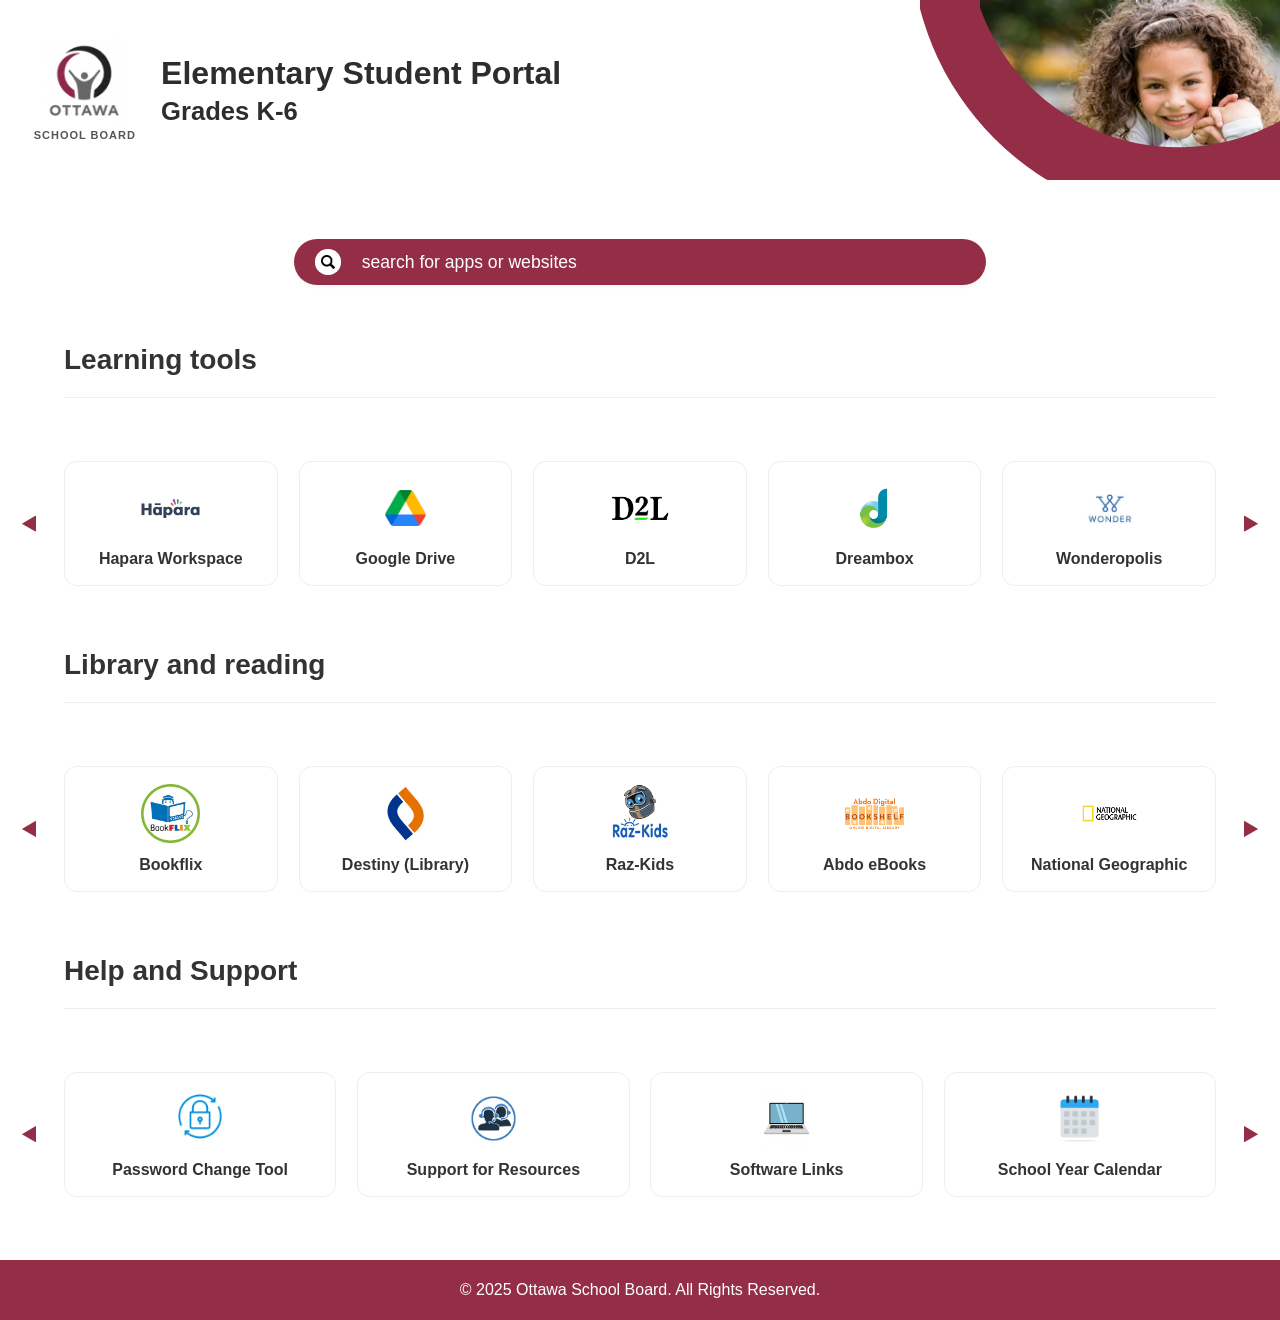
<file: index.html>
<!DOCTYPE html>
<html lang="en" dir="ltr">
    <head>
        <title>HCI-Redesign</title>
        <meta charset="UTF-8">
        <meta name="viewport" content="width=device-width, initial-scale=1.0">

        <link rel="stylesheet" href="style/style.css">
    </head>
    <body>

        <header class="header">
            <div class="logo-section">
                <div class="logo-container">
                    <img src="materials/Logo.png" alt="School Logo">
                    <span class="school-board-text">SCHOOL BOARD</span>
                </div>
                <div class="text-container">
                    <h1>Elementary Student Portal</h1>
                    <p>Grades K-6</p>
                </div>
            </div>
            <div class="image-2">
                <img src="materials/Header.png" alt="Banner Image" class="img2">
            </div>
        </header>
        
        <div class="container">

            <div class="search-bar">

                <div class="search-icon-container">
                    <img src= "materials/search-icon.png" alt="Search" class="search-icon-img-inner">
                </div>

                <input type="text" placeholder="search for apps or websites">

            </div>

            <h2 class="category-title">Learning tools</h2>

            <div class="grid-wrapper">

                <div class="arrow">
                    <button class="left-arrow"></button>
                </div>

                <div class="icon-grid">

                    <a href="https://workspace.hapara.com/" class="app-icon">
                        <div class="icon-placeholder">
                            <img src="materials/hapara-icon.png" alt="Hapara">
                        </div>
                        <div class="title">Hapara Workspace</div>
                    </a>

                <a href="https://drive.google.com/" class="app-icon">
                    <div class="icon-placeholder">
                        <img src="materials/googleDrive-icon.png" alt="Google Drive">
                    </div>
                    <div class="title">Google Drive</div>
                </a>

                <a href="https://www.d2l.com/" class="app-icon">
                    <div class="icon-placeholder">
                        <img src="materials/D2L-icon.png" alt="D2L">
                    </div>
                    <div class="title">D2L</div>
                </a>

                <a href="https://www.dreambox.com/" class="app-icon">
                    <div class="icon-placeholder">
                        <img src="materials/dreamBox-icon.png" alt="Dreambox">
                    </div>
                    <div class="title">Dreambox</div>
                </a>

                <a href="https://www.wonderopolis.org/" class="app-icon">
                    <div class="icon-placeholder">
                        <img src="materials/wonder_logo.jpg" alt="Wonderopolis">
                    </div>
                    <div class="title">Wonderopolis</div>
                </a>

                </div>

                <div class="arrow">
                    <button class="right-arrow"></button>
                </div>

            </div>

            <h2 class="category-title">Library and reading</h2>

            <div class="grid-wrapper">

                <div class="arrow">
                    <button class="left-arrow"></button>
                </div>

                <div class="icon-grid">

                    <a href="https://bookflix.digital.scholastic.com/" class="app-icon">
                        <div class="icon-placeholder">
                            <img src="materials/bookfFlic-icon.png" alt="Bookflix">
                        </div>
                        <div class="title">Bookflix</div>
                    </a>

                    <a href="https://ocsb.follettdestiny.com/" class="app-icon">
                        <div class="icon-placeholder">
                            <img src="materials/DestinyLibrary-logo.png" alt="Destiny">
                        </div>
                        <div class="title">Destiny (Library)</div>
                    </a>

                    <a href="https://www.kidsa-z.com/main/Login" class="app-icon">
                        <div class="icon-placeholder">
                            <img src="materials/RazKids-icon.webp" alt="Raz-Kids">
                        </div>
                        <div class="title">Raz-Kids</div>
                    </a>

                    <a href="https://abdodigital.com/" class="app-icon">
                        <div class="icon-placeholder">
                            <img src="materials/abdoBox-Logo.png" alt="Abdo eBooks">
                        </div>
                        <div class="title">Abdo eBooks</div>
                    </a>

                    <a href="https://kids.nationalgeographic.com/" class="app-icon">
                        <div class="icon-placeholder">
                            <img src="materials/nationalGeographic-icon.png" alt="National Geographic">
                        </div>
                        <div class="title">National Geographic</div>
                    </a>

                </div>

                <div class="arrow">
                    <button class="right-arrow"></button>
                </div>
                
            </div>
            
            <h2 class="category-title">Help and Support</h2>

            <div class="grid-wrapper">

                <div class="arrow">
                    <button class="left-arrow"></button>
                </div>

                <div class="icon-grid">

                    <a href="#" class="app-icon">
                        <div class="icon-placeholder">
                            <img src="materials/password-reset-icon.png" alt="Password Change Tool">
                        </div> 
                        <div class="title">Password Change Tool</div>
                    </a>

                    <a href="./support.html" class="app-icon">
                        <div class="icon-placeholder">
                            <img src="materials/support-icon.jpg" alt="Support for Resources">
                        </div> 
                        <div class="title">Support for Resources</div>
                    </a>

                    <a href="#" class="app-icon">
                        <div class="icon-placeholder">
                            <img src="materials/software-icon.jpeg" alt="Software Links">
                        </div> 
                        <div class="title">Software Links</div>
                    </a>

                    <a href="#" class="app-icon">
                        <div class="icon-placeholder">
                            <img src="materials/calendar-blue-icon.jpg" alt="School Year Calendar">
                        </div> 
                        <div class="title">School Year Calendar</div>
                    </a>

                </div>

                <div class="arrow">
                    <button class="right-arrow"></button>
                </div>

            </div>

        </div>

        <footer>
            <p>© 2025 Ottawa School Board. All Rights Reserved.</p>
        </footer>

    </body>
</html>
</file>
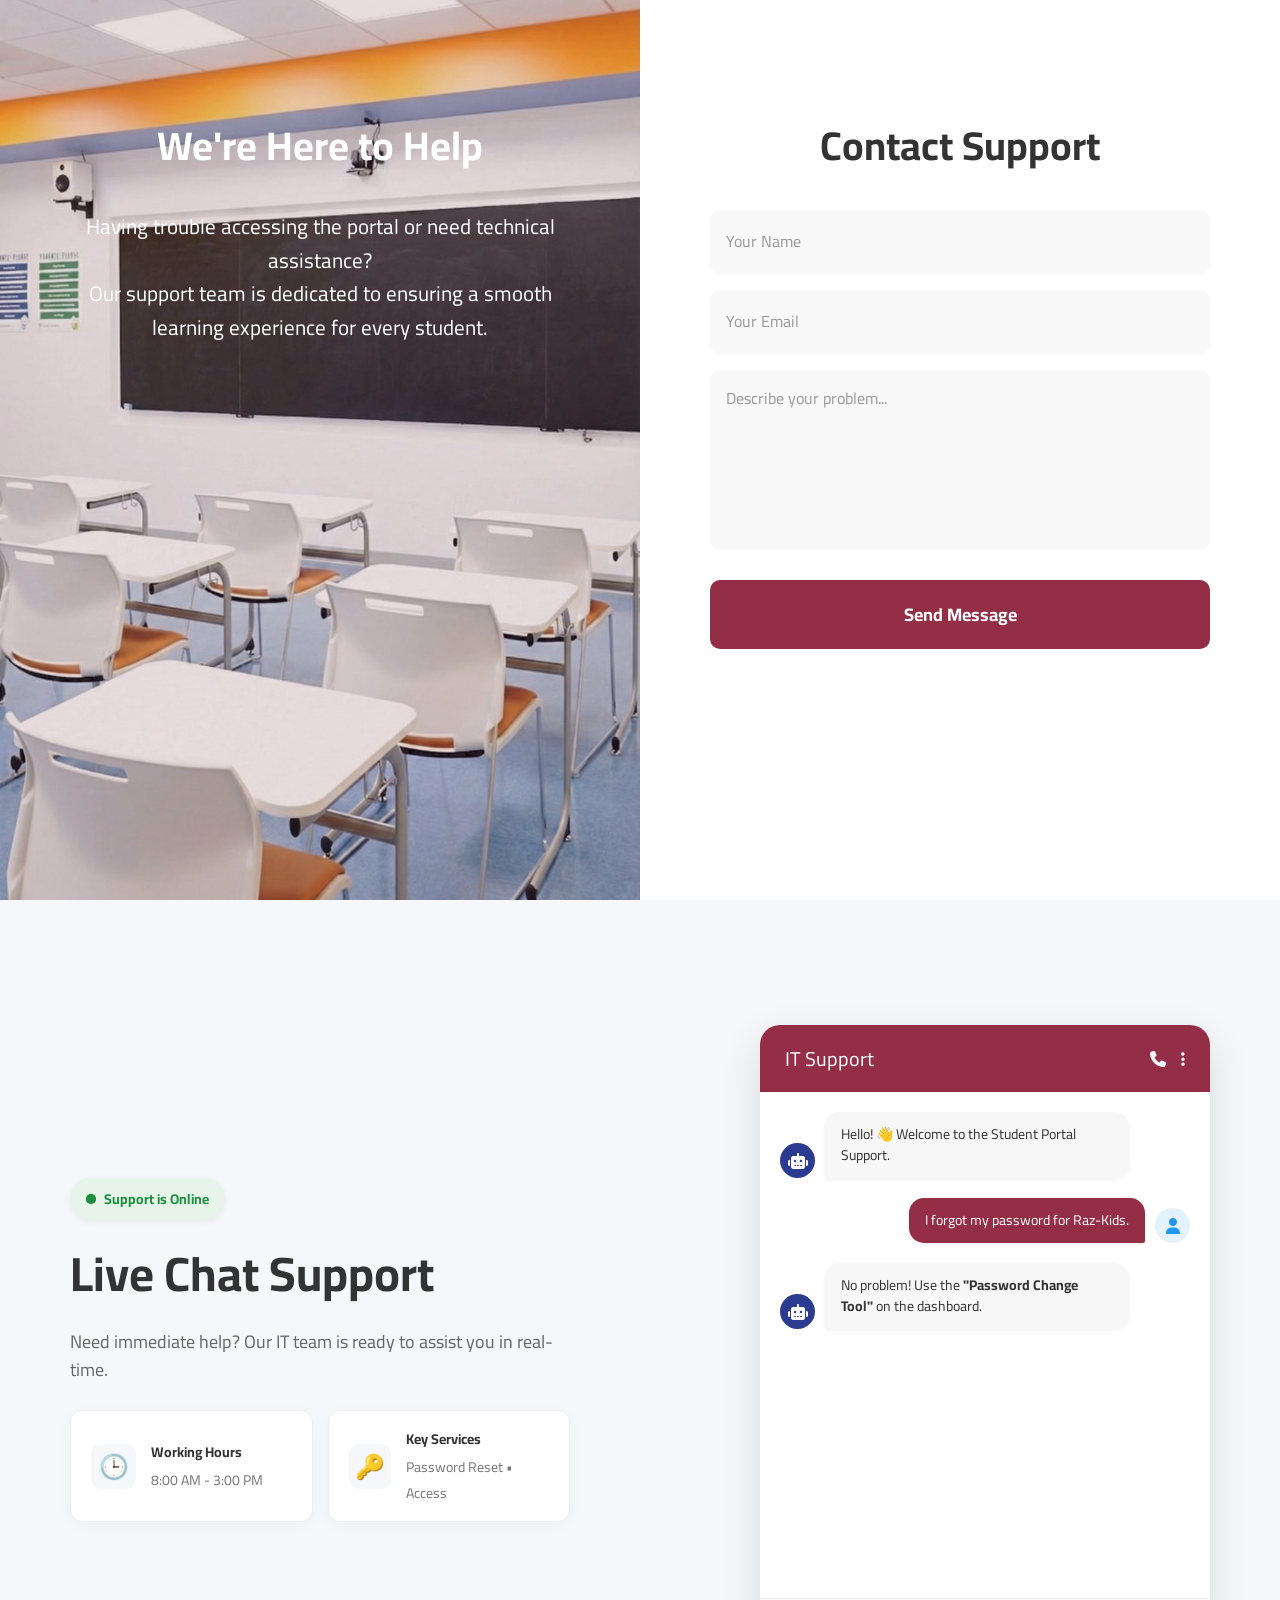
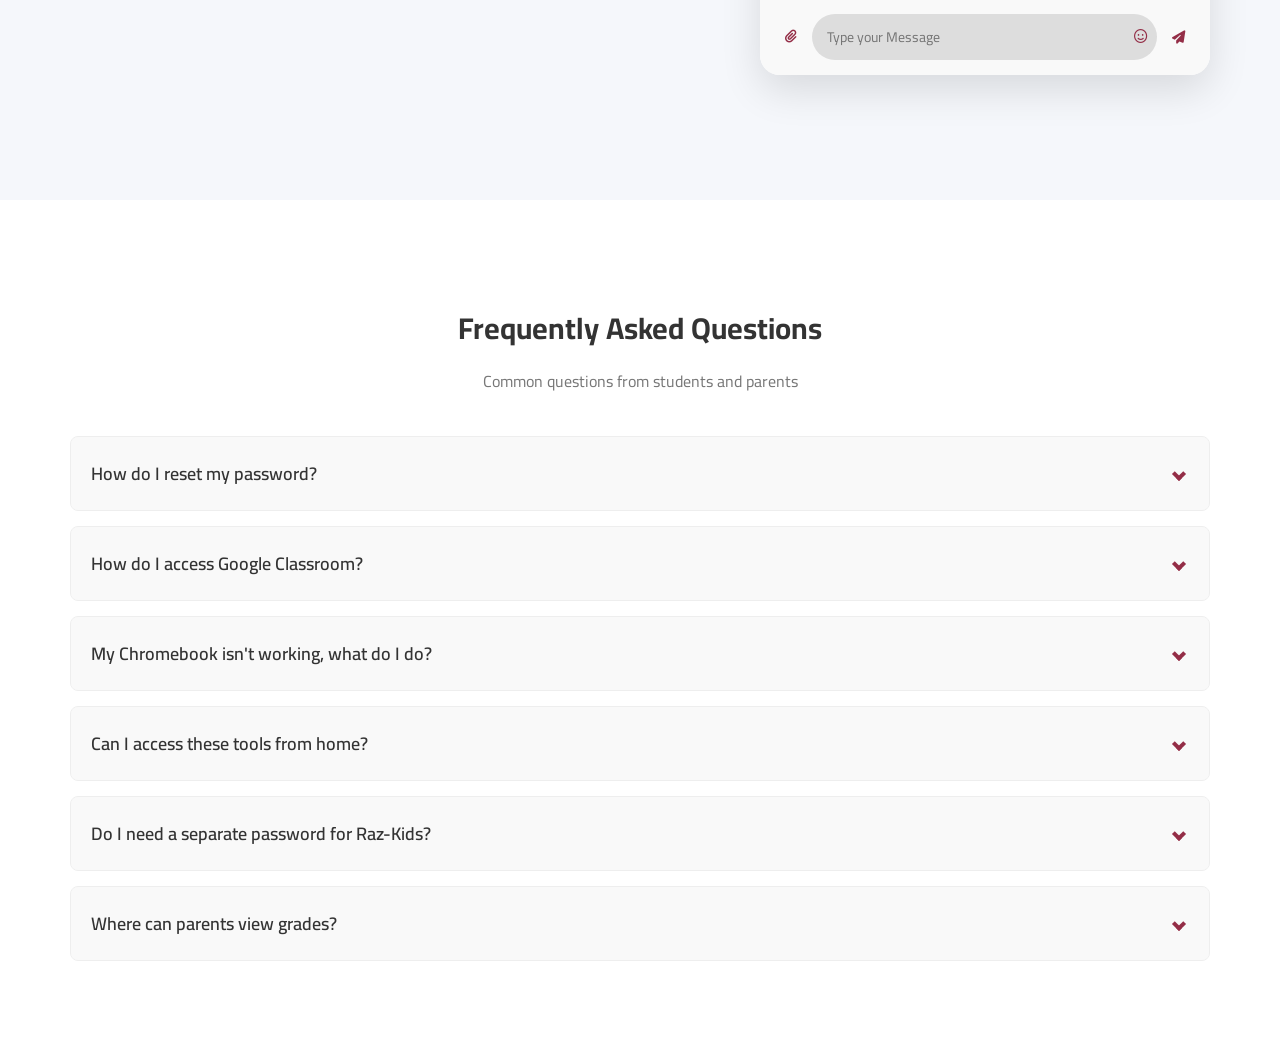
<file: support.html>
<!DOCTYPE html>
<html lang="en">
    <head>
        <meta charset="UTF-8">
        <meta name="viewport" content="width=device-width, initial-scale=1.0">
        <title>Help Center & Support</title>
        <link rel="preconnect" href="https://fonts.googleapis.com">
        <link rel="preconnect" href="https://fonts.gstatic.com" crossorigin>
        <link href="https://fonts.googleapis.com/css2?family=Cairo:wght@300;400;700&display=swap" rel="stylesheet">
        <link rel="stylesheet" href="https://cdnjs.cloudflare.com/ajax/libs/font-awesome/6.7.2/css/all.min.css">
        <link rel="stylesheet" href="style/support.css">
    </head>
    <body>

        <section class="contact-support" id="support">
            <div class="image">
                <div class="content">
                    <h2>We're Here to Help</h2>
                    <p>
                        Having trouble accessing the portal or need technical assistance?<br>
                        Our support team is dedicated to ensuring a smooth learning experience 
                        for every student.
                    </p>
                </div>
            </div>

            <div class="form">
                <div class="content">
                    <h2>Contact Support</h2>
                    <form action="">
                        <input class="input" type="text" placeholder="Your Name" name="name" aria-label="Your Name" required />
                        <input class="input" type="email" placeholder="Your Email" name="email" aria-label="Your Email" required />
                        <textarea class="input" placeholder="Describe your problem..." name="message" aria-label="Message" required></textarea>
                        <input type="submit" value="Send Message" />
                    </form>
                </div>
            </div>
        </section>

        <section class="chat-section" id="chat">
            <div class="container">
                <div class="chat-content-wrapper">
                    <div class="chat-info">
                        <div class="info-content">
                            <div class="status-badge">
                                <span class="pulse-dot"></span>
                                <span>Support is Online</span>
                            </div>
                            <h2>Live Chat Support</h2>
                            <p class="main-desc">
                                Need immediate help? Our IT team is ready to assist you in real-time.
                            </p>
                            <div class="info-grid">
                                <div class="info-item">
                                    <span class="icon">🕒</span>
                                    <div class="text">
                                        <strong>Working Hours</strong>
                                        <span>8:00 AM - 3:00 PM</span>
                                    </div>
                                </div>
                                <div class="info-item">
                                    <span class="icon">🔑</span>
                                    <div class="text">
                                        <strong>Key Services</strong>
                                        <span>Password Reset • Access</span>
                                    </div>
                                </div>
                            </div>
                            <button class="start-chat-btn" type="button" data-scroll-target=".chat-card-container">
                                Start Chatting
                                <i class="fa-solid fa-arrow-right" aria-hidden="true"></i>
                            </button>
                        </div>
                    </div>
                    <div class="chat-card-container">
                        <div class="chat-card">
                            <div class="chat-header">
                                <div class="header-info">
                                    <h3>IT Support</h3>
                                </div>
                                <div class="header-icons">
                                    <i class="fa-solid fa-phone" aria-hidden="true"></i>
                                    <i class="fa-solid fa-ellipsis-vertical" aria-hidden="true"></i>
                                </div>
                            </div>
                            <div class="chat-body" id="chatBody">
                                <div class="message bot">
                                    <div class="avatar">
                                        <i class="fa-solid fa-robot" aria-hidden="true"></i>
                                    </div>
                                    <div class="text">
                                        <p>Hello! 👋 Welcome to the Student Portal Support.</p>
                                    </div>
                                </div>
                                <div class="message user">
                                    <div class="text">
                                        <p>I forgot my password for Raz-Kids.</p>
                                    </div>
                                    <div class="avatar">
                                        <i class="fa-solid fa-user" aria-hidden="true"></i>
                                    </div>
                                </div>
                                <div class="message bot">
                                    <div class="avatar">
                                        <i class="fa-solid fa-robot" aria-hidden="true"></i>
                                    </div>
                                    <div class="text">
                                        <p>No problem! Use the <b>"Password Change Tool"</b> on the dashboard.</p>
                                    </div>
                                </div>
                            </div>
                            <div class="chat-footer">
                                <form id="chatForm">
                                    <button type="button" class="icon-btn">
                                        <i class="fa-solid fa-paperclip" aria-hidden="true"></i>
                                    </button>
                                    <div class="input-wrapper">
                                        <input type="text" placeholder="Type your Message" id="chatInput" autocomplete="off" required>
                                        <button type="button" class="icon-btn">
                                            <i class="fa-regular fa-face-smile" aria-hidden="true"></i>
                                        </button>
                                    </div>
                                    <button type="submit" class="send-btn">
                                        <i class="fa-solid fa-paper-plane" aria-hidden="true"></i>
                                    </button>
                                </form>
                            </div>
                        </div>
                    </div>
                </div>
            </div>
        </section>

        <section class="faq-section" id="faq" dir="ltr">
            <div class="container">
                <div class="section-title">
                    <h2>Frequently Asked Questions</h2>
                    <p>Common questions from students and parents</p>
                </div>
                <div class="faq-list">
                    <div class="faq-item">
                        <div class="faq-question">
                            <h3>How do I reset my password?</h3>
                            <div class="arrow-parent"><span class="arrow"></span></div>
                        </div>
                        <div class="faq-answer">
                            <p>You can use the "Password Change Tool" icon on the main dashboard. If that doesn't work, please contact your homeroom teacher.</p>
                        </div>
                    </div>
                    <div class="faq-item">
                        <div class="faq-question">
                            <h3>How do I access Google Classroom?</h3>
                            <div class="arrow-parent"><span class="arrow"></span></div>
                        </div>
                        <div class="faq-answer">
                            <p>Click on the "Google Drive" icon, log in with your school email, and then look for the Classroom icon in the Google Apps menu.</p>
                        </div>
                    </div>
                    <div class="faq-item">
                        <div class="faq-question">
                            <h3>My Chromebook isn't working, what do I do?</h3>
                            <div class="arrow-parent"><span class="arrow"></span></div>
                        </div>
                        <div class="faq-answer">
                            <p>Please bring your Chromebook to the school library/tech center for a check-up. We might need to swap it for a temporary one.</p>
                        </div>
                    </div>
                    <div class="faq-item">
                        <div class="faq-question">
                            <h3>Can I access these tools from home?</h3>
                            <div class="arrow-parent"><span class="arrow"></span></div>
                        </div>
                        <div class="faq-answer">
                            <p>Yes! The Student Portal is available 24/7 from any device with internet access.</p>
                        </div>
                    </div>
                    <div class="faq-item">
                        <div class="faq-question">
                            <h3>Do I need a separate password for Raz-Kids?</h3>
                            <div class="arrow-parent"><span class="arrow"></span></div>
                        </div>
                        <div class="faq-answer">
                            <p>In most cases, no. Just click the icon on the dashboard, and you will be logged in automatically. If asked, use your school email and password.</p>
                        </div>
                    </div>
                    <div class="faq-item">
                        <div class="faq-question">
                            <h3>Where can parents view grades?</h3>
                            <div class="arrow-parent"><span class="arrow"></span></div>
                        </div>
                        <div class="faq-answer">
                            <p>This portal is for student learning tools only. Parents should visit the "Parent Portal" link on the main school website to view attendance and report cards.</p>
                        </div>
                    </div>
                </div>
            </div>
        </section>
        <script src="scripts.js" defer></script>
    </body>
</html>
</file>
<file: style/style.css>
:root {
    --primary-color: #942e47;
}

* {
    padding: 0;
    margin: 0;
    box-sizing: border-box;
}

body {
    font-family: -apple-system, BlinkMacSystemFont, "Segoe UI", Roboto, "Helvetica Neue", Arial, sans-serif;
    background-color: white;
    color: #333;
}

.header {
    display: flex;
    width: 100%;
    height: 20vh;
    align-items: center;
    justify-content: space-between;
    overflow: hidden;
    background-color: #ffffff;
}

.logo-section {
    display: flex;
    width: 60%;
    padding-left: max(2.63vw, 20px);
    gap: max(1.97vw, 15px);
    z-index: 2;
    align-items: center;
    position: relative; /* for the z index */
}

.logo-container {
    display: flex;
    flex-direction: column;
    align-items: center;
}

.logo-container img {
    height: max(6.57vw, 60px);
}

.school-board-text {
    font-size: max(0.85vw, 11px);
    font-weight: 700;
    color: #555;
    margin-top: max(0.53vw, 4px);
    letter-spacing: max(0.07vw, 1px);
    text-align: center;
}

.text-container h1 {
    font-size: 2rem;
    color: #2d2d2d;
    font-weight: 700;
    margin-bottom: max(0.33vw, 5px);
}

.text-container p {
    font-size: 1.6rem;
    color: #2d2d2d;
    font-weight: 600;
}

.image-2 {
    position: relative;
    height: 100%;
    aspect-ratio: 2 / 1;
    clip-path: circle(100% at 76.5% -35%);
    background-color: var(--primary-color);
}

.image-2 img {
    position: absolute;
    right: 0%;
    width: 83.33%;
    height: 100%;
    object-fit: cover;
    display: block;
    clip-path: circle(85% at 66% -35%);
}

.container {
    width: 100%;
    padding: 0 5vw;
}

.search-bar {
    width: 60%;
    margin: max(4.60vw, 30px) auto;
    display: flex;
    align-items: center;
    position: relative;
}

.search-icon-container {
    position: absolute;
    left: max(1.64vw, 15px);
    width: max(1.97vw, 20px);
    height: max(1.97vw, 20px);
    pointer-events: none;
    border-radius: 50%;
    overflow: hidden;
    background-color: white;
    display: flex;
    align-items: center;
    justify-content: center;
}

.search-icon-img-inner {
    width: max(1.05vw, 12px);
    height: max(1.05vw, 12px);
    object-fit: contain;
}

.search-bar input {
    background-color: var(--primary-color);
    color: white;
    caret-color: white;
    width: 100%;
    padding: max(0.99vw, 10px) max(1.64vw, 15px) max(0.99vw, 10px) max(5.26vw, 40px);
    font-size: 1.1em;
    border: none;
    border-radius: max(3.29vw, 25px);
    box-shadow: 0 max(0.13vw, 1px) max(0.33vw, 4px) rgba(0, 0, 0, 0.05);
    box-sizing: border-box;
}

.search-bar input::placeholder {
    color: white;
}

.category-title {
    font-size: 1.75em;
    font-weight: 600;
    border-bottom: max(0.13vw, 1px) solid #eee;
    padding-bottom: max(1.64vw, 15px);
}

.grid-wrapper {
    display: flex;
    justify-content: center;
    position: relative;
    align-items: center;
    margin: max(4.93vw, 40px) 0;
}

.grid-wrapper .arrow {
    transition: filter 0.3s ease;
}

.grid-wrapper .right-arrow,
.grid-wrapper .left-arrow {
    position: absolute;
    top: 50%;
    transform: translateY(-50%);
    width: max(1.12vw, 12px);
    height: max(1.31vw, 15px);
    transition: 0.3s ease;
    border: none;
    cursor: pointer;
    background-color: var(--primary-color);
}

.grid-wrapper .right-arrow {
    right: min(-3.29vw, -20px);
    clip-path: polygon(0% 0%, 100% 50%, 0% 100%);
}

.grid-wrapper .left-arrow {
    left: min(-3.29vw, -20px);
    clip-path: polygon(100% 0%, 0% 50%, 100% 100%);
}

.grid-wrapper .arrow:hover {
    filter: drop-shadow( 0px 0px max(0.33vw, 3px) rgba( 148 , 46 , 71 , 0.5 ) );
}

.grid-wrapper .right-arrow:hover ,
.grid-wrapper .left-arrow:hover {
    transform: translateY(-50%) scale(1.1);
}

.icon-grid {
    display: grid;
    grid-template-columns: repeat(auto-fit, minmax(max(8.55vw, 100px), 1fr));
    gap: max(1.64vw, 15px);
    width: 100%;
}

.app-icon {
    background-color: white;
    border: max(0.13vw, 1px) solid #eee;
    border-radius: max(0.99vw, 10px);
    padding: max(1.31vw, 15px);
    text-align: center;
    cursor: pointer;
    display: flex;
    flex-direction: column;
    justify-content: flex-start;
    align-items: center;
    box-shadow: 0 max(0.33vw, 3px) max(0.99vw, 8px) rgba(0, 0, 0, 0.12) rgba(0, 0, 0, 0.12);
    transition: transform 0.25s, box-shadow 0.25s;
    overflow: hidden;
    text-decoration: none;
    color: inherit;
}

.app-icon:hover {
    transform: translateY(min(-0.33vw, -3px));
    box-shadow: 0 max(0.53vw, 5px) max(1.58vw, 15px) rgba(0, 0, 0, 0.18);
}

.icon-placeholder {
    width: max(4.60vw, 50px);
    height: max(4.60vw, 50px);
    border-radius: max(0.79vw, 8px);
    margin: 0 auto max(0.99vw, 10px) auto;
    display: flex;
    align-items: center;
    justify-content: center;
}

.icon-placeholder img {
    width: 100%;
    height: 100%;
    object-fit: contain;
}

.app-icon .title {
    font-size: 1em;
    font-weight: 600;
    color: #333;
}

footer {
    background-color: var(--primary-color);
    color: white;
    text-align: center;
    padding: max(1.64vw, 15px);
    margin: 0 auto;
    margin-top: max(3.94vw, 35px);
}

@media (max-width: 767px) {
    .header {
        position: relative;
        height: auto;
        flex-direction: column;
        padding: 30px 0;
        text-align: center;
        background-image: url(../materials/background.png);
        background-size: 100% 100%;
    }
    .header::after {
        position: absolute;
        content: "";
        top: 0;
        left: 0;
        width: 100%;
        height: 100%;
        background-color: rgba( 148 , 46 , 71 , 0.35 );
    }
    .logo-section {
        padding-left: 0;
    }
    .logo-container ,
    .image-2 {
        display: none;
    }
    .text-container h1 ,
    .text-container p {
        color: white;
    }
    .search-bar {
        width: 100%;
    }
    .grid-wrapper .arrow {
        display: none;
    }
}
</file>
<file: style/support.css>
* {
    -webkit-box-sizing: border-box;
    -moz-box-sizing: border-box;
    box-sizing: border-box;
    margin: 0;
    padding: 0;
}

:root {
    --main-color: #942e47;
    --main-color-alt: #742236;
    --main-transition: 0.3s;
}

html {
    scroll-behavior: smooth;
}

body {
    font-family: "Cairo", sans-serif;
}

a {
    text-decoration: none;
}

ul {
    list-style: none;
}

.container {
    padding-left: 15px;
    padding-right: 15px;
    margin-left: auto;
    margin-right: auto;
}

@media (min-width: 768px) {
    .container {
        width: 750px;
    }
}

@media (min-width: 992px) {
    .container {
        width: 970px;
    }
}

@media (min-width: 1200px) {
    .container {
        width: 1170px;
    }
}

.section-title {
    text-align: center;
    margin-bottom: 40px;
    padding-top: 20px;
}

.section-title h2 {
    font-size: 30px;
    color: #333;
    margin-bottom: 10px;
}

.section-title p {
    color: #777;
    font-size: 16px;
    margin-bottom: 0;
}

.contact-support {
    display: grid;
    grid-template-columns: 1fr;
    min-height: 100vh;
    min-height: 100dvh;
    background-color: white;
}

.contact-support .image {
    background-image: url("../materials/background.png");
    background-size: cover;
    background-position: center;
    color: white;
    position: relative;
    display: grid;
    place-items: center;
    text-align: center;
    padding: clamp(30px, 5vh, 60px) clamp(20px, 4vw, 50px);
}

.contact-support .image::before {
    content: "";
    position: absolute;
    left: 0;
    top: 0;
    width: 100%;
    height: 100%;
    background-color: rgb(116 34 54 / 15%);
    z-index: 1;
}

.contact-support .image .content {
    position: relative;
    z-index: 2;
    width: 100%;
    max-width: 600px;
    margin-top: -30px;
}

.contact-support .image .content h2 {
    font-size: clamp(24px, 5vw, 40px);
    margin-bottom: clamp(10px, 2vh, 20px);
    font-weight: bold;
}

.contact-support .image .content p {
    font-size: clamp(14px, 2vw, 18px);
    line-height: 1.6;
    margin: 0;
}

.contact-support .form {
    display: grid;
    place-items: center;
    padding: clamp(30px, 5vh, 80px) clamp(20px, 4vw, 50px);
}

.contact-support .form .content {
    width: 100%;
    max-width: 550px;
}

.contact-support .form .content h2 {
    font-size: clamp(24px, 4.5vw, 40px);
    margin-bottom: clamp(20px, 3vh, 35px);
    color: #333;
    text-align: center;
    font-weight: bold;
}

.contact-support .form form {
    display: grid;
    gap: clamp(12px, 1.8vh, 18px);
}

.contact-support .form .input {
    width: 100%;
    padding: clamp(12px, 1.8vh, 16px);
    border: none;
    border-radius: 10px;
    border-bottom: 2px solid transparent;
    background-color: #f9f9f9;
    caret-color: var(--main-color);
    transition: var(--main-transition);
    font-size: clamp(14px, 1.5vw, 16px);
    font-family: "Cairo", sans-serif;
    color: #333;
}

.contact-support .form .input::placeholder {
    color: #999;
}

.contact-support .form textarea.input {
    resize: none;
    height: clamp(120px, 18vh, 220px);
    font-family: "Cairo", sans-serif;
    line-height: 1.5;
}

.contact-support .form .input:focus {
    outline: none;
    border-bottom-color: var(--main-color);
    background-color: #f0f0f0;
}

.contact-support .form [type="submit"] {
    width: 100%;
    padding: clamp(14px, 2vh, 18px);
    background-color: var(--main-color);
    color: white;
    font-weight: bold;
    font-size: clamp(16px, 2vw, 18px);
    border: none;
    border-radius: 10px;
    cursor: pointer;
    transition: var(--main-transition);
    font-family: "Cairo", sans-serif;
    margin-top: clamp(5px, 1.5vh, 15px);
}

.contact-support .form [type="submit"]:hover {
    background-color: var(--main-color-alt);
    transform: translateY(-2px);
    box-shadow: 0 4px 12px rgba(148, 46, 71, 0.3);
}

.contact-support .form [type="submit"]:active {
    transform: translateY(0);
}

@media (min-width: 992px) {
    .contact-support {
        grid-template-columns: 1fr 1fr;
        grid-template-rows: 100vh;
    }

    .contact-support .image {
        padding: clamp(80px, 12vh, 120px) clamp(40px, 5vw, 60px);
        align-items: start;
    }

    .contact-support .image .content {
        margin-top: 0px;
    }

    .contact-support .image .content h2 {
        margin-bottom: clamp(20px, 3vh, 35px);
    }

    .contact-support .form {
        padding: clamp(80px, 12vh, 120px) clamp(40px, 5vw, 60px);
        align-items: start;
    }

    .contact-support .form .content {
        max-width: 500px;
    }

    .contact-support .form textarea.input {
        height: clamp(160px, 20vh, 250px);
    }
}

@media (min-width: 1280px) {
    .contact-support .image .content p {
        font-size: 21px;
    }
}

@media (min-width: 1400px) {
    .contact-support {
        grid-template-rows: 100vh;
    }

    .contact-support .image {
        padding-top: 140px;
    }

    .contact-support .image .content h2 {
        font-size: 42px;
    }

    .contact-support .image .content p {
        font-size: 19px;
    }

    .contact-support .form {
        padding-top: 140px;
    }

    .contact-support .form .content h2 {
        font-size: 42px;
    }

    .contact-support .form textarea.input {
        height: 260px;
    }
}

.chat-card {
    width: 100%;
    max-width: 450px;
    background-color: white;
    border-radius: 20px;
    box-shadow: 0 15px 40px rgba(0, 0, 0, 0.12);
    overflow: hidden;
    display: flex;
    flex-direction: column;
    height: 600px;
    margin: 0 auto;
}

.chat-header {
    background-color: var(--main-color);
    padding: 15px 25px;
    display: flex;
    justify-content: space-between;
    align-items: center;
    color: white;
}

.chat-header h3 {
    margin: 0;
    font-size: 20px;
    font-weight: normal;
}

.header-icons {
    display: flex;
    gap: 15px;
    cursor: pointer;
}

.header-icons i {
    color: white;
}

.chat-body {
    flex: 1;
    padding: 20px;
    overflow-y: auto;
    background-color: #fff;
    display: flex;
    flex-direction: column;
    gap: 20px;
}

.chat-body::-webkit-scrollbar {
    width: 5px;
}

.chat-body::-webkit-scrollbar-thumb {
    background-color: #eee;
    border-radius: 10px;
}

.message {
    display: flex;
    align-items: flex-end;
    gap: 10px;
    max-width: 85%;
}

.message .avatar {
    width: 35px;
    height: 35px;
    border-radius: 50%;
    display: flex;
    align-items: center;
    justify-content: center;
    flex-shrink: 0;
}

.message .text {
    padding: 12px 16px;
    border-radius: 15px;
    font-size: 14px;
    line-height: 1.5;
    position: relative;
    box-shadow: 0 2px 5px rgba(0,0,0,0.05);
}

.message .text p {
    margin: 0;
}

.message.bot {
    align-self: flex-start;
}

.message.bot .avatar {
    background-color: #2a3b90;
}

.message.bot .avatar i {
    color: white;
}

.message.bot .text {
    background-color: #f7f7f7;
    color: #333;
    border-bottom-left-radius: 2px;
}

.message.user {
    align-self: flex-end;
}

.message.user .avatar {
    background-color: #e3f2fd;
}

.message.user .avatar i {
    color: #2196f3;
}

.message.user .text {
    background-color: var(--main-color);
    color: white;
    border-bottom-right-radius: 2px;
}

.chat-footer {
    padding: 15px 20px;
    border-top: 1px solid #f0f0f0;
    background-color: #f9f9f9;
}

.chat-footer form {
    display: flex;
    align-items: center;
    gap: 10px;
}

.input-wrapper {
    flex: 1;
    display: flex;
    align-items: center;
    background-color: #ddd;
    border-radius: 30px;
    padding-right: 5px;
    overflow: hidden;
}

.chat-footer input {
    flex: 1;
    border: none;
    padding: 10px 15px;
    outline: none;
    font-size: 14px;
    background-color: transparent;
    color: black;
    font-family: inherit;
}

.chat-footer .icon-btn {
    background: none;
    border: none;
    cursor: pointer;
    padding: 5px;
    display: flex;
    align-items: center;
    justify-content: center;
    transition: 0.3s;
}

.input-wrapper .icon-btn i {
    color: var(--main-color);
}

.chat-footer .icon-btn i {
    color: var(--main-color);
}

.chat-footer .send-btn {
    background: none;
    border: none;
    color: #999;
    cursor: pointer;
    padding: 5px;
    transition: 0.3s;
    color: var(--main-color);
}

.chat-section {
    background-color: #f5f7fb;
    padding: 0;
}

.chat-content-wrapper {
    display: block;
}

.chat-info {
    min-height: 100vh;
    display: flex;
    flex-direction: column;
    justify-content: center;
    align-items: center;
    text-align: center;
    padding: 20px;
}

.chat-info h2 {
    font-size: 36px;
    color: #333;
    margin-bottom: 20px;
    font-weight: bold;
}

.chat-info p {
    color: #666;
    font-size: 18px;
    line-height: 1.6;
    max-width: 500px;
}

.scroll-indicator {
    margin-top: 40px;
    display: flex;
    flex-direction: column;
    align-items: center;
    color: var(--main-color);
    animation: bounce 2s infinite;
    opacity: 0.7;
}
.scroll-indicator svg {
    margin-top: 5px;
}
@keyframes bounce {
    0%, 20%, 50%, 80%, 100% {transform: translateY(0);}
    40% {transform: translateY(-10px);}
    60% {transform: translateY(-5px);}
}

.chat-card-container {
    min-height: 100vh;
    display: flex;
    align-items: center;
    justify-content: center;
    padding: 20px;
    background-color: #f5f7fb;
}

.chat-card {
    width: 100%;
    max-width: 450px;
    height: 600px;
    background-color: white;
    border-radius: 20px;
    box-shadow: 0 15px 40px rgba(0, 0, 0, 0.12);
    overflow: hidden;
    display: flex;
    flex-direction: column;
}

@media (min-width: 992px) {

    .chat-section {
        min-height: 100vh;
        display: flex;
        align-items: center;
    }

    .chat-content-wrapper {
        display: grid;
        grid-template-columns: 1fr 1fr;
        align-items: center;
        gap: 50px;
        width: 100%;
    }

    .chat-info {
        min-height: auto;
        text-align: left;
        align-items: flex-start;
        padding: 0;
    }

    .chat-info h2 {
        font-size: 48px;
    }

    .scroll-indicator {
        display: none;
    }

    .chat-card-container {
        min-height: auto;
        padding: 0;
        justify-content: flex-end;
    }

    .chat-card {
        height: 650px;
        margin: 0;
    }
}

.faq-section {
    padding: 80px 0;
    background-color: white;
    direction: ltr;
    text-align: left;
}

.faq-item {
    background-color: #f9f9f9;
    margin-bottom: 15px;
    border-radius: 8px;
    border: 1px solid #eee;
    overflow: hidden;
    transition: var(--main-transition);
}

.faq-question {
    position: relative;
    padding: 20px;
    cursor: pointer;
    display: flex;
    align-items: center;
    gap: 15px;
    background-color: #f9f9f9;
    transition: background-color 0.3s;
}

.faq-question:hover {
    background-color: #f0f0f0;
}

.faq-question h3 {
    margin: 0;
    font-size: 18px;
    color: #333;
    font-weight: 600;
    flex-wrap: wrap;
}

.arrow-parent{
    padding: 5px;
}

.faq-question .arrow {
    display: block;
    position: absolute;
    width: 10px;
    height: 10px;
    border-style: solid;
    border-color: var(--main-color);
    border-width: 0 4px 4px 0;
    transform: rotate(45deg);
    transition: transform 0.3s;
    margin-top: -5px;
    right: 25px;
}

.faq-answer {
    max-height: 0;
    overflow: hidden;
    transition: max-height 0.3s ease-out;
    padding: 0 20px;
    color: #666;
    line-height: 1.7;
    font-size: 16px;
    background-color: #f9f9f9;
}

.faq-answer p {
    margin: 20px 0;
}

.faq-item.active {
    background-color: #f9f9f9;
    border-color: var(--main-color);
}

.faq-item.active .faq-question h3 {
    color: var(--main-color);
}

.faq-item.active .faq-question .arrow {
    transform: rotate(225deg);
    margin-top: 5px;
}

.info-content {
    display: flex;
    flex-direction: column;
    align-items: center;
    gap: 25px;
    width: 100%;
    max-width: 500px;
}

.status-badge {
    background-color: #e6f4ea;
    color: #1e8e3e;
    padding: 8px 16px;
    border-radius: 50px;
    font-size: 14px;
    font-weight: bold;
    display: flex;
    align-items: center;
    gap: 8px;
    width: fit-content;
    box-shadow: 0 2px 10px rgba(0,0,0,0.05);
}

.pulse-dot {
    width: 10px;
    height: 10px;
    background-color: #1e8e3e;
    border-radius: 50%;
    position: relative;
}

.pulse-dot::after {
    content: '';
    position: absolute;
    width: 100%;
    height: 100%;
    background-color: #1e8e3e;
    border-radius: 50%;
    animation: pulse 1.5s infinite;
    opacity: 0.7;
}

@keyframes pulse {
    0% { transform: scale(1); opacity: 0.7; }
    100% { transform: scale(2.5); opacity: 0; }
}

.chat-info h2 {
    font-size: clamp(32px, 5vw, 48px);
    margin: 0;
    line-height: 1.2;
}

.chat-info .main-desc {
    font-size: 18px;
    color: #666;
    margin: 0;
}

.info-grid {
    display: flex;
    gap: 15px;
    width: 100%;
    justify-content: center;
    flex-wrap: wrap;
}

.info-item {
    background-color: white;
    padding: 15px 20px;
    border-radius: 12px;
    display: flex;
    align-items: center;
    gap: 15px;
    box-shadow: 0 4px 15px rgba(0,0,0,0.03);
    border: 1px solid #eee;
    flex: 1;
    min-width: 200px;
}

.info-item .icon {
    font-size: 24px;
    background-color: #f5f7fb;
    width: 45px;
    height: 45px;
    border-radius: 10px;
    display: grid;
    place-items: center;
}

.info-item .text {
    display: flex;
    flex-direction: column;
    text-align: left;
    font-size: 14px;
}

.info-item .text strong {
    color: #333;
    margin-bottom: 2px;
}

.info-item .text span {
    color: #777;
}

.start-chat-btn {
    background-color: var(--main-color);
    color: white;
    border: none;
    padding: 14px 30px;
    border-radius: 50px;
    font-size: 16px;
    font-weight: bold;
    cursor: pointer;
    display: flex;
    align-items: center;
    gap: 10px;
    transition: 0.3s;
    box-shadow: 0 4px 15px rgba(148, 46, 71, 0.3);
    margin-top: 10px;
}

.start-chat-btn:hover {
    background-color: var(--main-color-alt);
    transform: translateY(-2px);
    padding-right: 35px;
}

@media (min-width: 992px) {
    .info-content {
        align-items: flex-start;
        text-align: left;
    }

    .info-grid {
        justify-content: flex-start;
    }

    .start-chat-btn {
        display: none;
    }
}

.start-chat-btn i {
    margin-inline-start: 8px;
}
</file>
